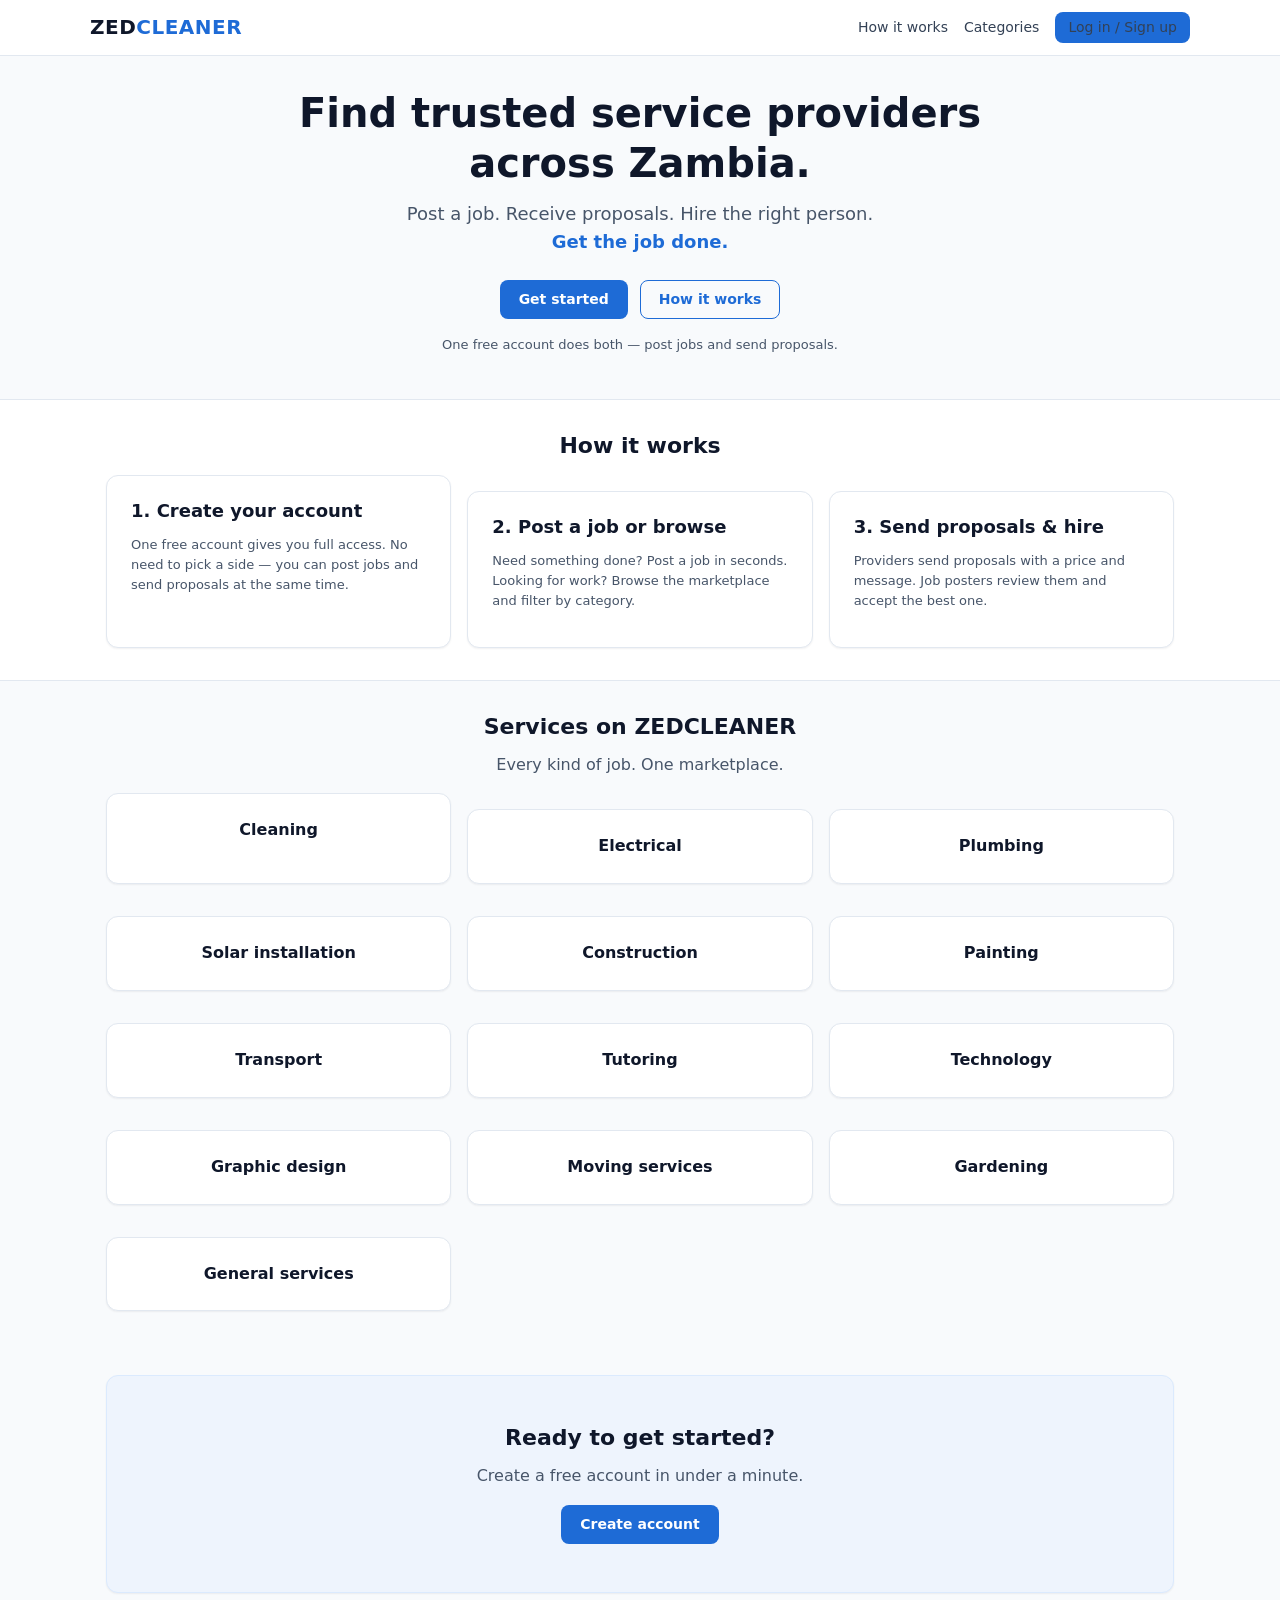
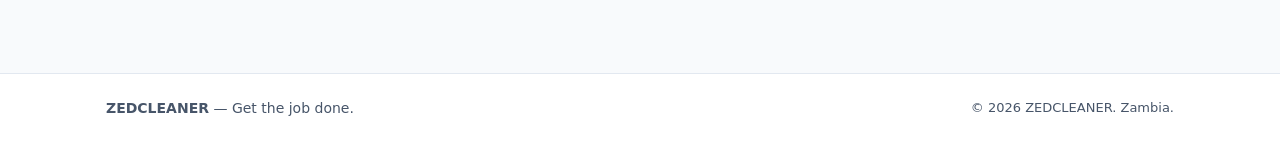
<file: index.html>
<!DOCTYPE html>
<html lang="en">
<head>
  <meta charset="UTF-8" />
  <meta name="viewport" content="width=device-width, initial-scale=1.0" />
  <title>ZEDCLEANER — Get the job done.</title>
  <meta name="description" content="ZEDCLEANER is a service marketplace for Zambia. Post a job, receive proposals, hire the right person." />

  <link rel="stylesheet" href="assets/css/style.css" />
</head>
<body>

  <!-- ========== NAVBAR ========== -->
  <header class="navbar">
    <div class="container navbar-inner">
      <a href="index.html" class="brand">ZED<span>CLEANER</span></a>
      <nav class="nav-links">
        <a href="#how">How it works</a>
        <a href="#categories">Categories</a>
        <a href="auth.html" class="btn btn-primary btn-sm">Log in / Sign up</a>
      </nav>
    </div>
  </header>

  <!-- ========== HERO ========== -->
  <section class="section">
    <div class="container center">
      <h1 style="font-size: 40px; max-width: 720px; margin: 0 auto var(--sp-3);">
        Find trusted service providers across Zambia.
      </h1>
      <p class="muted" style="font-size: 18px; max-width: 600px; margin: 0 auto var(--sp-5);">
        Post a job. Receive proposals. Hire the right person.<br />
        <strong style="color: var(--blue-600);">Get the job done.</strong>
      </p>
      <div class="flex" style="justify-content: center; flex-wrap: wrap;">
        <a href="auth.html" class="btn btn-primary">Get started</a>
        <a href="#how" class="btn btn-outline">How it works</a>
      </div>
      <p class="small muted mt-4">One free account does both — post jobs and send proposals.</p>
    </div>
  </section>

  <!-- ========== HOW IT WORKS ========== -->
  <section id="how" class="section" style="background: var(--white); border-top: 1px solid var(--line); border-bottom: 1px solid var(--line);">
    <div class="container">
      <h2 class="center mb-4">How it works</h2>

      <div class="grid grid-3">

        <div class="card">
          <h3>1. Create your account</h3>
          <p class="muted small">
            One free account gives you full access. No need to pick a side —
            you can post jobs and send proposals at the same time.
          </p>
        </div>

        <div class="card">
          <h3>2. Post a job or browse</h3>
          <p class="muted small">
            Need something done? Post a job in seconds. Looking for work?
            Browse the marketplace and filter by category.
          </p>
        </div>

        <div class="card">
          <h3>3. Send proposals & hire</h3>
          <p class="muted small">
            Providers send proposals with a price and message. Job posters
            review them and accept the best one.
          </p>
        </div>

      </div>
    </div>
  </section>

  <!-- ========== CATEGORIES ========== -->
  <section id="categories" class="section">
    <div class="container">
      <h2 class="center">Services on ZEDCLEANER</h2>
      <p class="center muted mb-4">Every kind of job. One marketplace.</p>

      <div class="grid grid-3">
        <div class="card center"><strong>Cleaning</strong></div>
        <div class="card center"><strong>Electrical</strong></div>
        <div class="card center"><strong>Plumbing</strong></div>
        <div class="card center"><strong>Solar installation</strong></div>
        <div class="card center"><strong>Construction</strong></div>
        <div class="card center"><strong>Painting</strong></div>
        <div class="card center"><strong>Transport</strong></div>
        <div class="card center"><strong>Tutoring</strong></div>
        <div class="card center"><strong>Technology</strong></div>
        <div class="card center"><strong>Graphic design</strong></div>
        <div class="card center"><strong>Moving services</strong></div>
        <div class="card center"><strong>Gardening</strong></div>
        <div class="card center"><strong>General services</strong></div>
      </div>
    </div>
  </section>

  <!-- ========== CTA ========== -->
  <section class="section">
    <div class="container">
      <div class="card center" style="background: var(--blue-50); border-color: var(--blue-100); padding: var(--sp-7) var(--sp-5);">
        <h2>Ready to get started?</h2>
        <p class="muted mb-4">Create a free account in under a minute.</p>
        <a href="auth.html" class="btn btn-primary">Create account</a>
      </div>
    </div>
  </section>

  <!-- ========== FOOTER ========== -->
  <footer class="footer">
    <div class="container flex-between flex-wrap">
      <div><strong>ZEDCLEANER</strong> — Get the job done.</div>
      <div class="small">© <span id="year"></span> ZEDCLEANER. Zambia.</div>
    </div>
  </footer>

  <script>
    document.getElementById("year").textContent = new Date().getFullYear();
  </script>
</body>
</html>
</file>
<file: assets/css/style.css>
/* ============================================================
   ZEDCLEANER — assets/css/style.css
   ------------------------------------------------------------
   The ONLY stylesheet in the project.
   Every HTML page links to this file.

   SECTIONS:
     1. Design tokens (colors, spacing)
     2. Base / reset
     3. Typography
     4. Layout (container, grid, flex)
     5. Navbar
     6. Footer
     7. Buttons
     8. Forms
     9. Cards
    10. Badges (status pills)
    11. Alerts (messages)
    12. Auth page
    13. Dashboard shell
    14. Job cards
    15. Proposal cards
    16. Tables (admin)
    17. Empty states
    18. Responsive
   ============================================================ */


/* ============================================================
   1. DESIGN TOKENS
   ============================================================ */
:root {
  /* Brand blues */
  --blue-700: #1755ab;
  --blue-600: #1e6bd6;
  --blue-500: #3b82f6;
  --blue-100: #dbeafe;
  --blue-50:  #eef4fd;

  /* Text + structure */
  --ink-900: #0f172a;
  --ink-700: #334155;
  --ink-600: #475569;
  --ink-400: #94a3b8;
  --line:    #e2e8f0;
  --bg:      #f8fafc;
  --white:   #ffffff;

  /* Status */
  --green:   #16a34a;
  --green-bg:#dcfce7;
  --red:     #dc2626;
  --red-bg:  #fee2e2;
  --amber:   #d97706;
  --amber-bg:#fef3c7;

  /* Spacing scale */
  --sp-1: 4px;
  --sp-2: 8px;
  --sp-3: 12px;
  --sp-4: 16px;
  --sp-5: 24px;
  --sp-6: 32px;
  --sp-7: 48px;

  /* Radius + shadow */
  --radius:    8px;
  --radius-lg: 12px;
  --shadow-sm: 0 1px 2px rgba(15, 23, 42, 0.06);
  --shadow-md: 0 4px 12px rgba(15, 23, 42, 0.08);

  /* Font */
  --font: system-ui, -apple-system, "Segoe UI", Roboto, Helvetica, Arial, sans-serif;
}


/* ============================================================
   2. BASE / RESET
   ============================================================ */
*, *::before, *::after { box-sizing: border-box; }

html, body { margin: 0; padding: 0; }

body {
  font-family: var(--font);
  font-size: 16px;
  line-height: 1.55;
  color: var(--ink-900);
  background: var(--bg);
  min-height: 100vh;
}

img { max-width: 100%; display: block; }

a { color: var(--blue-600); text-decoration: none; }
a:hover { text-decoration: underline; }


/* ============================================================
   3. TYPOGRAPHY
   ============================================================ */
h1, h2, h3, h4 {
  color: var(--ink-900);
  line-height: 1.25;
  margin: 0 0 var(--sp-3) 0;
  font-weight: 700;
}
h1 { font-size: 28px; }
h2 { font-size: 22px; }
h3 { font-size: 18px; }
h4 { font-size: 16px; }

p  { margin: 0 0 var(--sp-3) 0; color: var(--ink-700); }

.muted   { color: var(--ink-600); }
.small   { font-size: 13px; }
.center  { text-align: center; }


/* ============================================================
   4. LAYOUT
   ============================================================ */
.container {
  width: 100%;
  max-width: 1100px;
  margin: 0 auto;
  padding: 0 var(--sp-4);
}

.container-narrow {
  max-width: 520px;
}

.section {
  padding: var(--sp-6) 0;
}

.grid   { display: grid; gap: var(--sp-4); }
.grid-2 { grid-template-columns: repeat(2, 1fr); }
.grid-3 { grid-template-columns: repeat(3, 1fr); }

.flex         { display: flex; gap: var(--sp-3); }
.flex-between { display: flex; justify-content: space-between; align-items: center; gap: var(--sp-3); }
.flex-wrap    { flex-wrap: wrap; }
.flex-col     { flex-direction: column; }
.items-center { align-items: center; }

.mt-2 { margin-top: var(--sp-2); }
.mt-4 { margin-top: var(--sp-4); }
.mt-6 { margin-top: var(--sp-6); }
.mb-2 { margin-bottom: var(--sp-2); }
.mb-4 { margin-bottom: var(--sp-4); }


/* ============================================================
   5. NAVBAR
   ============================================================ */
.navbar {
  background: var(--white);
  border-bottom: 1px solid var(--line);
  position: sticky;
  top: 0;
  z-index: 100;
}
.navbar-inner {
  display: flex;
  justify-content: space-between;
  align-items: center;
  padding: var(--sp-3) 0;
}
.brand {
  font-weight: 800;
  font-size: 20px;
  color: var(--ink-900);
  letter-spacing: 0.5px;
}
.brand span { color: var(--blue-600); }
.brand:hover { text-decoration: none; }

.nav-links {
  display: flex;
  gap: var(--sp-4);
  align-items: center;
}
.nav-links a {
  color: var(--ink-700);
  font-weight: 500;
  font-size: 14px;
}
.nav-links a:hover { color: var(--blue-600); text-decoration: none; }


/* ============================================================
   6. FOOTER
   ============================================================ */
.footer {
  border-top: 1px solid var(--line);
  margin-top: var(--sp-7);
  padding: var(--sp-5) 0;
  color: var(--ink-600);
  font-size: 14px;
  background: var(--white);
}


/* ============================================================
   7. BUTTONS
   ============================================================ */
.btn {
  display: inline-flex;
  align-items: center;
  justify-content: center;
  gap: var(--sp-2);
  padding: 10px 18px;
  border-radius: var(--radius);
  border: 1px solid transparent;
  font-family: inherit;
  font-size: 14px;
  font-weight: 600;
  cursor: pointer;
  transition: background 0.15s, border-color 0.15s, color 0.15s;
  text-decoration: none;
  line-height: 1.2;
}
.btn:hover { text-decoration: none; }

.btn-primary {
  background: var(--blue-600);
  color: var(--white);
}
.btn-primary:hover { background: var(--blue-700); }

.btn-outline {
  background: transparent;
  color: var(--blue-600);
  border-color: var(--blue-600);
}
.btn-outline:hover { background: var(--blue-50); }

.btn-ghost {
  background: transparent;
  color: var(--ink-700);
  border-color: var(--line);
}
.btn-ghost:hover { background: var(--bg); }

.btn-danger {
  background: var(--red);
  color: var(--white);
}
.btn-danger:hover { background: #b91c1c; }

.btn-success {
  background: var(--green);
  color: var(--white);
}
.btn-success:hover { background: #15803d; }

.btn-sm { padding: 6px 12px; font-size: 13px; }
.btn-block { width: 100%; }

.btn:disabled {
  opacity: 0.5;
  cursor: not-allowed;
}


/* ============================================================
   8. FORMS
   ============================================================ */
.field { margin-bottom: var(--sp-4); }

.field label {
  display: block;
  margin-bottom: var(--sp-2);
  font-size: 14px;
  font-weight: 600;
  color: var(--ink-700);
}

.input,
.select,
.textarea {
  width: 100%;
  padding: 10px 12px;
  border: 1px solid var(--line);
  border-radius: var(--radius);
  font-family: inherit;
  font-size: 15px;
  background: var(--white);
  color: var(--ink-900);
  transition: border-color 0.15s, box-shadow 0.15s;
}
.input:focus,
.select:focus,
.textarea:focus {
  outline: none;
  border-color: var(--blue-500);
  box-shadow: 0 0 0 3px var(--blue-100);
}

.textarea {
  min-height: 110px;
  resize: vertical;
}

.field-hint {
  font-size: 12px;
  color: var(--ink-600);
  margin-top: var(--sp-1);
}


/* ============================================================
   9. CARDS
   ============================================================ */
.card {
  background: var(--white);
  border: 1px solid var(--line);
  border-radius: var(--radius-lg);
  padding: var(--sp-5);
  box-shadow: var(--shadow-sm);
}
.card + .card { margin-top: var(--sp-4); }

.card-header {
  display: flex;
  justify-content: space-between;
  align-items: flex-start;
  gap: var(--sp-3);
  margin-bottom: var(--sp-3);
}

.card-title {
  margin: 0;
  font-size: 17px;
  font-weight: 700;
}

.card-meta {
  display: flex;
  gap: var(--sp-3);
  flex-wrap: wrap;
  font-size: 13px;
  color: var(--ink-600);
  margin-top: var(--sp-2);
}


/* ============================================================
   10. BADGES
   ============================================================ */
.badge {
  display: inline-block;
  padding: 3px 10px;
  border-radius: 999px;
  font-size: 12px;
  font-weight: 700;
  text-transform: uppercase;
  letter-spacing: 0.3px;
}

.badge-open     { background: var(--blue-50); color: var(--blue-700); }
.badge-hired    { background: var(--green-bg); color: var(--green); }
.badge-closed   { background: var(--line);    color: var(--ink-600); }

.badge-pending  { background: var(--amber-bg); color: var(--amber); }
.badge-accepted { background: var(--green-bg); color: var(--green); }
.badge-rejected { background: var(--red-bg);   color: var(--red); }

.badge-category {
  background: var(--blue-50);
  color: var(--blue-700);
  text-transform: none;
  letter-spacing: 0;
  font-weight: 600;
}


/* ============================================================
   11. ALERTS
   ============================================================ */
.alert {
  padding: var(--sp-3) var(--sp-4);
  border-radius: var(--radius);
  font-size: 14px;
  margin-bottom: var(--sp-4);
  border: 1px solid transparent;
}
.alert-error   { background: var(--red-bg);   color: #7f1d1d; border-color: #fecaca; }
.alert-success { background: var(--green-bg); color: #14532d; border-color: #bbf7d0; }
.alert-info    { background: var(--blue-50);  color: var(--blue-700); border-color: var(--blue-100); }


/* ============================================================
   12. AUTH PAGE
   ============================================================ */
.auth-wrap {
  min-height: 100vh;
  display: flex;
  align-items: center;
  justify-content: center;
  padding: var(--sp-5) var(--sp-4);
  background: linear-gradient(180deg, var(--blue-50) 0%, var(--bg) 100%);
}
.auth-card {
  width: 100%;
  max-width: 460px;
  background: var(--white);
  border: 1px solid var(--line);
  border-radius: var(--radius-lg);
  padding: var(--sp-6);
  box-shadow: var(--shadow-md);
}
.auth-logo {
  font-size: 24px;
  font-weight: 800;
  text-align: center;
  margin-bottom: var(--sp-2);
}
.auth-logo span { color: var(--blue-600); }
.auth-tagline {
  text-align: center;
  color: var(--ink-600);
  font-size: 14px;
  margin-bottom: var(--sp-5);
}

.tabs {
  display: flex;
  border-bottom: 1px solid var(--line);
  margin-bottom: var(--sp-5);
}
.tab {
  flex: 1;
  padding: var(--sp-3);
  text-align: center;
  font-weight: 600;
  font-size: 14px;
  color: var(--ink-600);
  cursor: pointer;
  border-bottom: 2px solid transparent;
  background: none;
  border-top: none;
  border-left: none;
  border-right: none;
  font-family: inherit;
}
.tab.active {
  color: var(--blue-600);
  border-bottom-color: var(--blue-600);
}
.tab:hover { color: var(--blue-600); }

.role-picker {
  display: grid;
  grid-template-columns: 1fr 1fr;
  gap: var(--sp-2);
  margin-bottom: var(--sp-4);
}
.role-option {
  border: 2px solid var(--line);
  border-radius: var(--radius);
  padding: var(--sp-3);
  text-align: center;
  cursor: pointer;
  font-size: 14px;
  font-weight: 600;
  color: var(--ink-700);
  background: var(--white);
}
.role-option.selected {
  border-color: var(--blue-600);
  background: var(--blue-50);
  color: var(--blue-700);
}


/* ============================================================
   13. DASHBOARD SHELL
   ============================================================ */
.page {
  padding: var(--sp-5) 0 var(--sp-7);
}
.page-header {
  display: flex;
  justify-content: space-between;
  align-items: flex-start;
  gap: var(--sp-4);
  flex-wrap: wrap;
  margin-bottom: var(--sp-5);
}
.page-title {
  margin: 0 0 var(--sp-1) 0;
  font-size: 24px;
}
.page-subtitle {
  color: var(--ink-600);
  font-size: 14px;
  margin: 0;
}

.stat-row {
  display: grid;
  grid-template-columns: repeat(4, 1fr);
  gap: var(--sp-3);
  margin-bottom: var(--sp-5);
}
.stat {
  background: var(--white);
  border: 1px solid var(--line);
  border-radius: var(--radius-lg);
  padding: var(--sp-4);
  box-shadow: var(--shadow-sm);
}
.stat-label {
  font-size: 12px;
  color: var(--ink-600);
  text-transform: uppercase;
  letter-spacing: 0.4px;
  font-weight: 600;
}
.stat-value {
  font-size: 26px;
  font-weight: 800;
  color: var(--ink-900);
  margin-top: var(--sp-1);
}

.toolbar {
  display: flex;
  gap: var(--sp-3);
  flex-wrap: wrap;
  align-items: center;
  margin-bottom: var(--sp-4);
}
.toolbar .input,
.toolbar .select {
  max-width: 260px;
}


/* ============================================================
   14. JOB CARDS
   ============================================================ */
.job-list {
  display: grid;
  gap: var(--sp-3);
}
.job-card {
  background: var(--white);
  border: 1px solid var(--line);
  border-radius: var(--radius-lg);
  padding: var(--sp-4);
  box-shadow: var(--shadow-sm);
  transition: border-color 0.15s, box-shadow 0.15s;
}
.job-card:hover {
  border-color: var(--blue-500);
  box-shadow: var(--shadow-md);
}
.job-card h3 {
  margin: 0 0 var(--sp-2) 0;
  font-size: 17px;
}
.job-card .desc {
  color: var(--ink-700);
  font-size: 14px;
  margin: var(--sp-2) 0;
  display: -webkit-box;
  -webkit-line-clamp: 2;
  -webkit-box-orient: vertical;
  overflow: hidden;
}
.job-card .meta {
  display: flex;
  gap: var(--sp-3);
  flex-wrap: wrap;
  font-size: 13px;
  color: var(--ink-600);
  margin-top: var(--sp-3);
}


/* ============================================================
   15. PROPOSAL CARDS
   ============================================================ */
.proposal {
  border: 1px solid var(--line);
  border-radius: var(--radius-lg);
  padding: var(--sp-4);
  background: var(--white);
  margin-top: var(--sp-3);
}
.proposal + .proposal { margin-top: var(--sp-3); }
.proposal .price {
  font-size: 18px;
  font-weight: 800;
  color: var(--blue-700);
}
.proposal .msg {
  background: var(--bg);
  border-left: 3px solid var(--blue-500);
  padding: var(--sp-2) var(--sp-3);
  border-radius: var(--radius);
  font-size: 14px;
  color: var(--ink-700);
  margin: var(--sp-3) 0;
}
.proposal .actions {
  display: flex;
  gap: var(--sp-2);
  margin-top: var(--sp-3);
}


/* ============================================================
   16. TABLES (ADMIN)
   ============================================================ */
.table-wrap {
  overflow-x: auto;
  border: 1px solid var(--line);
  border-radius: var(--radius-lg);
  background: var(--white);
}
table {
  width: 100%;
  border-collapse: collapse;
  font-size: 14px;
}
th, td {
  text-align: left;
  padding: var(--sp-3) var(--sp-4);
  border-bottom: 1px solid var(--line);
}
th {
  background: var(--bg);
  font-weight: 700;
  font-size: 13px;
  color: var(--ink-700);
  text-transform: uppercase;
  letter-spacing: 0.3px;
}
tr:last-child td { border-bottom: none; }


/* ============================================================
   17. EMPTY STATES
   ============================================================ */
.empty {
  text-align: center;
  padding: var(--sp-7) var(--sp-4);
  color: var(--ink-600);
  border: 1px dashed var(--line);
  border-radius: var(--radius-lg);
  background: var(--white);
}
.empty h3 { color: var(--ink-700); }


/* ============================================================
   18. RESPONSIVE
   ============================================================ */
@media (max-width: 720px) {
  .grid-2, .grid-3 { grid-template-columns: 1fr; }
  .stat-row        { grid-template-columns: 1fr 1fr; }
  .container       { padding: 0 var(--sp-3); }
  .nav-links       { gap: var(--sp-3); }
  .nav-links a     { font-size: 13px; }
  .page-title      { font-size: 20px; }
  .toolbar .input,
  .toolbar .select { max-width: 100%; width: 100%; }
}

@media (max-width: 480px) {
  .stat-row { grid-template-columns: 1fr; }
  .brand    { font-size: 17px; }
  .auth-card{ padding: var(--sp-4); }
}
</file>
